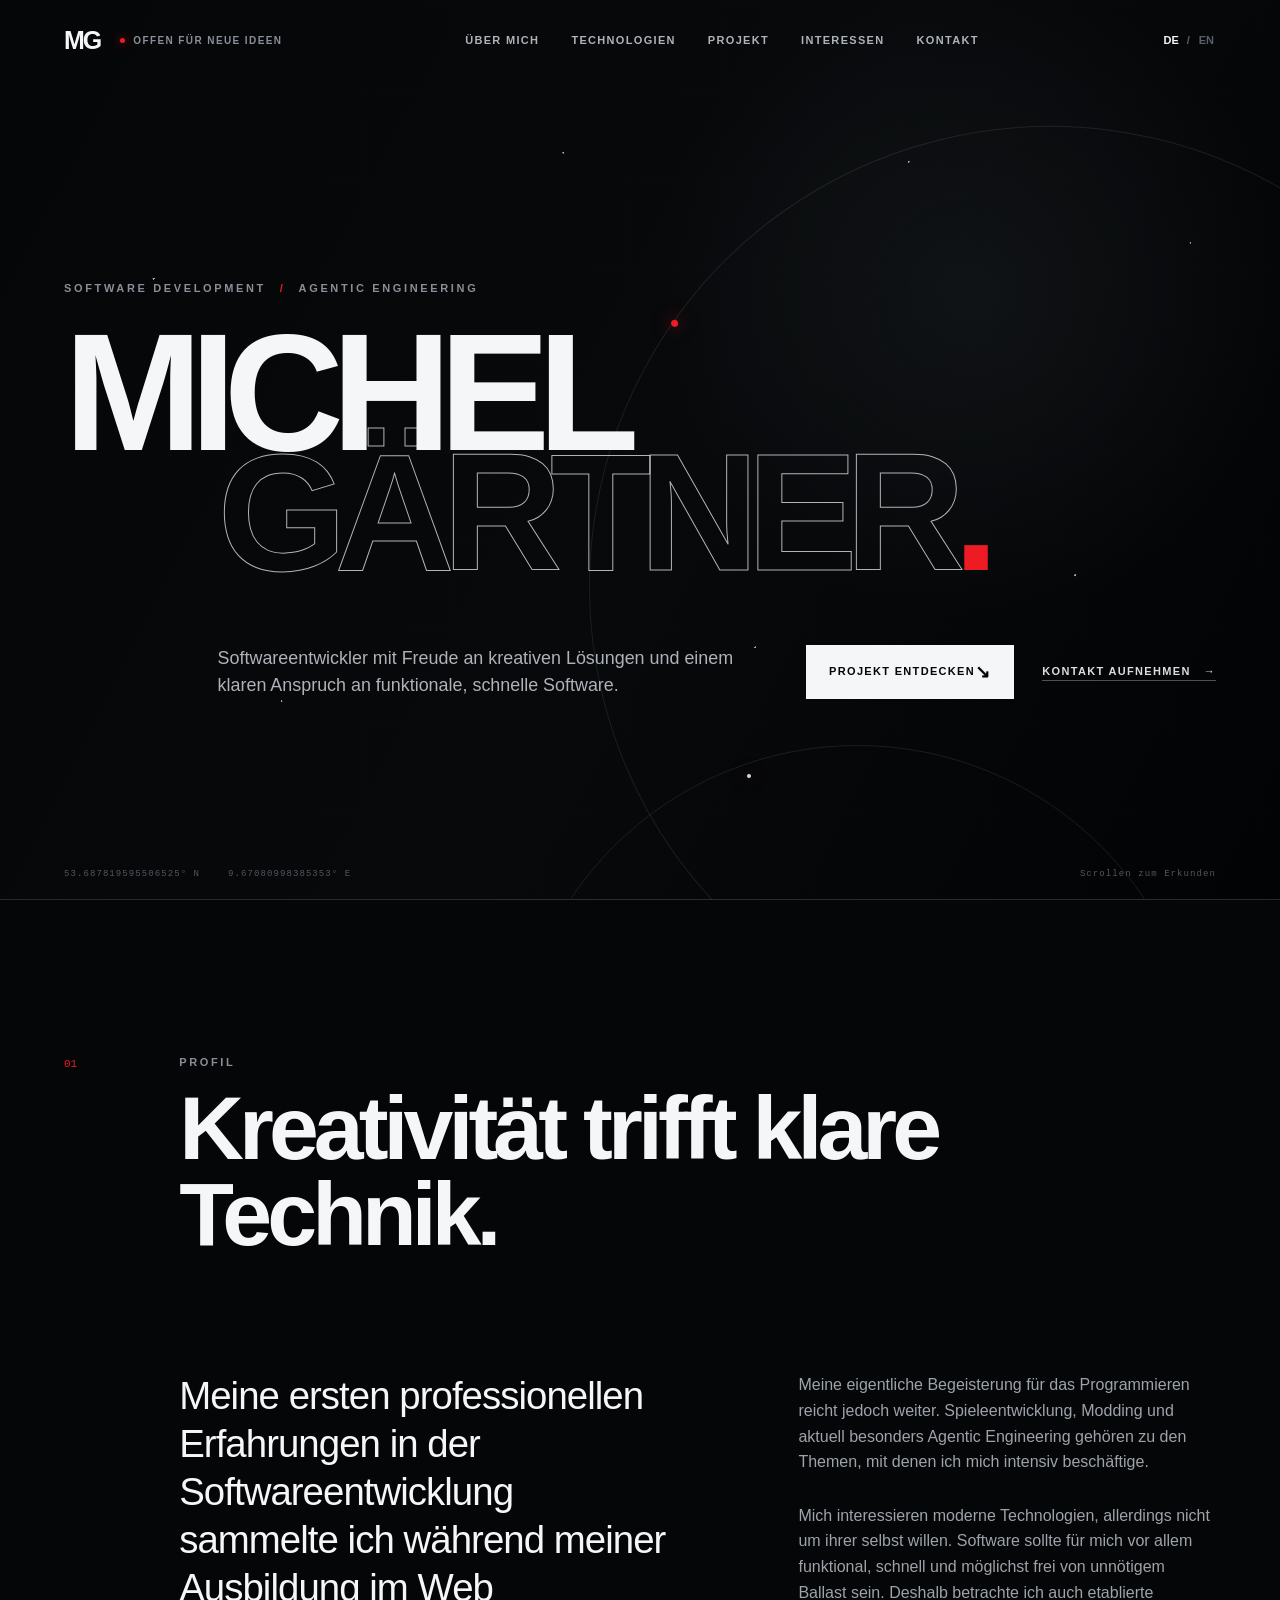
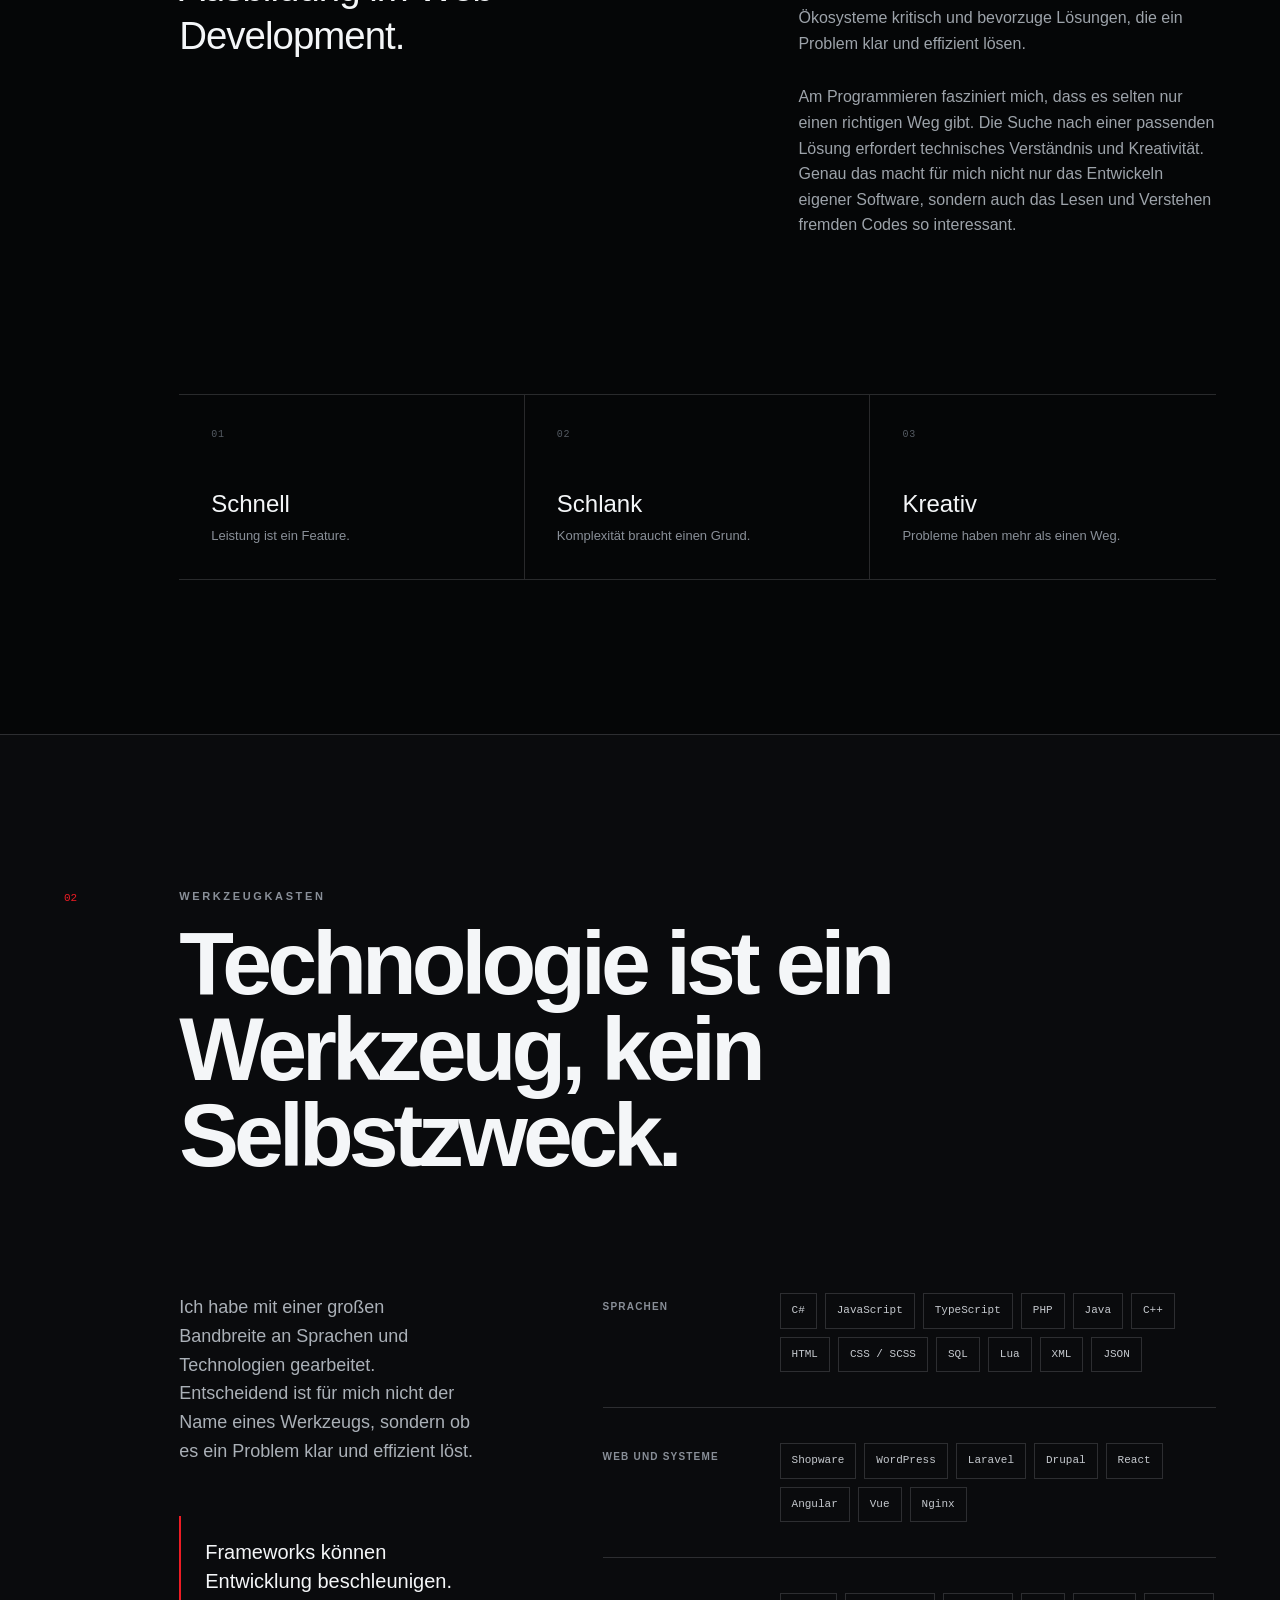
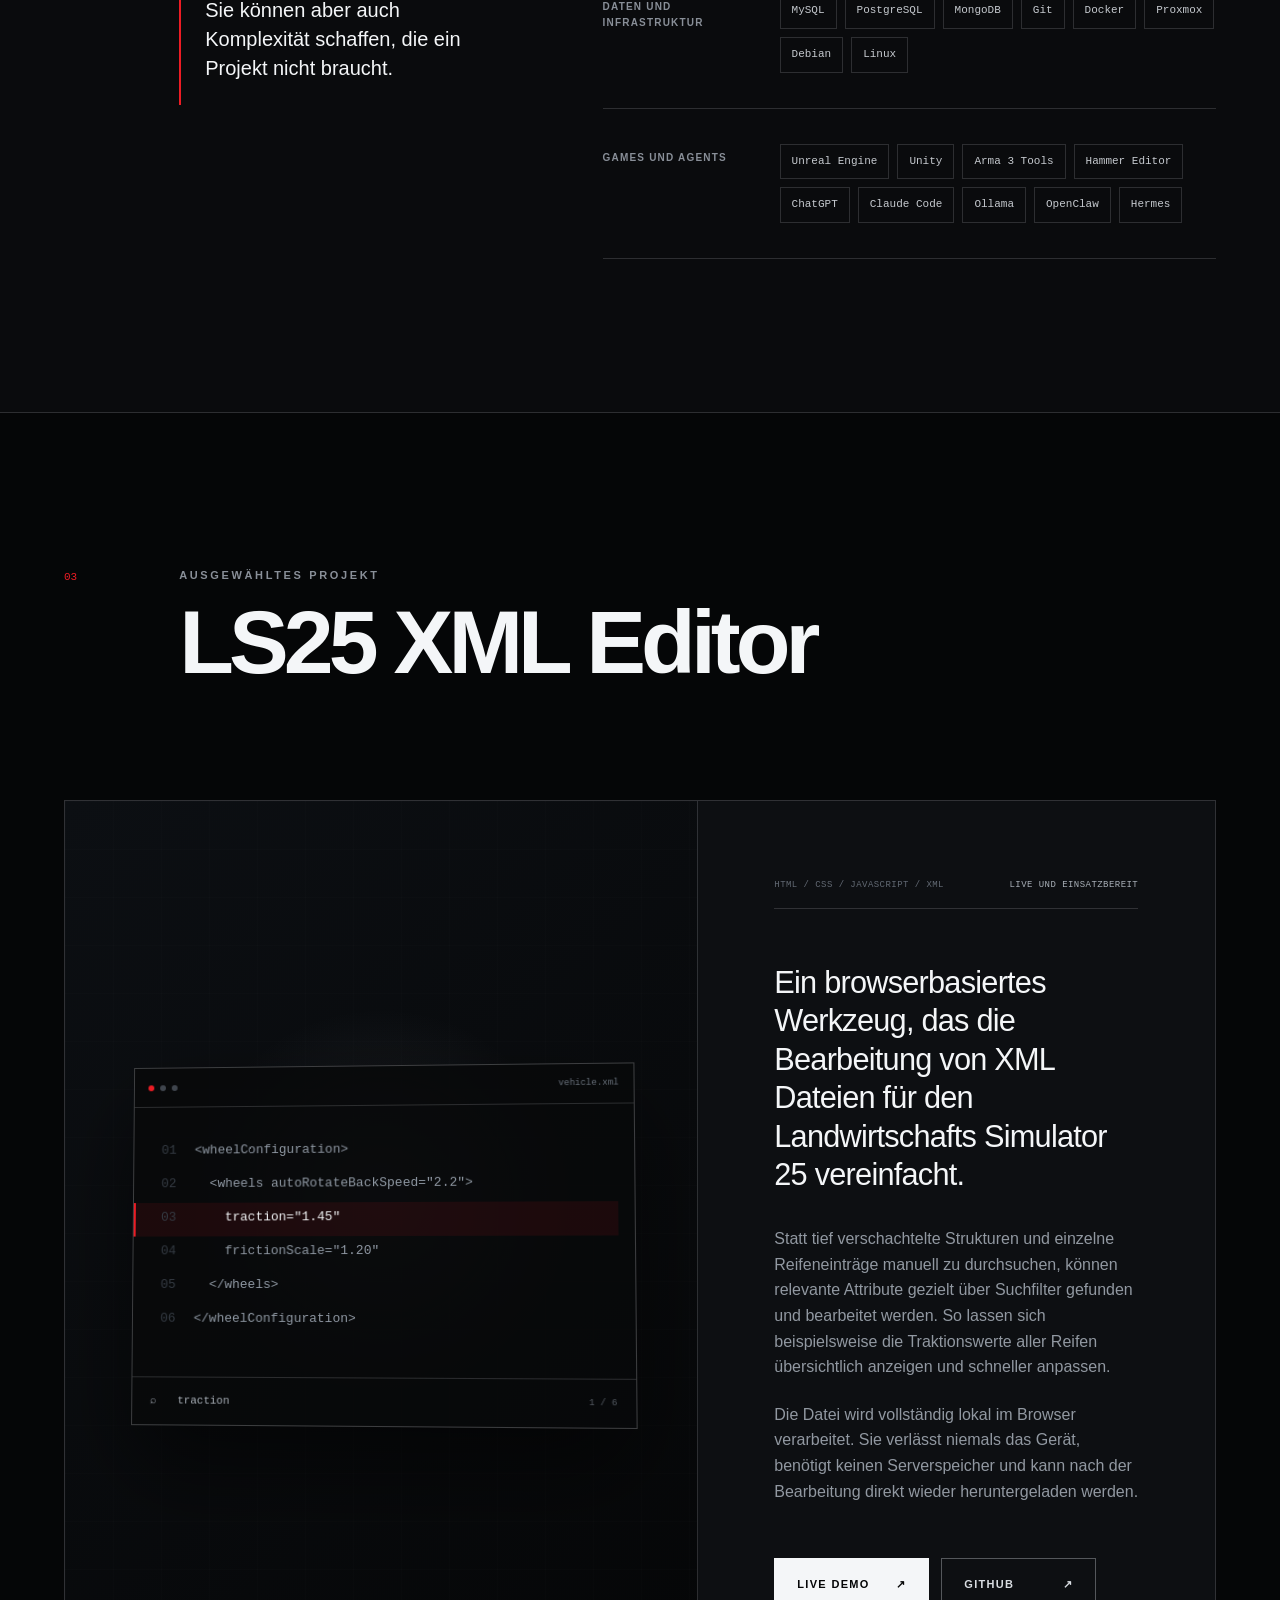
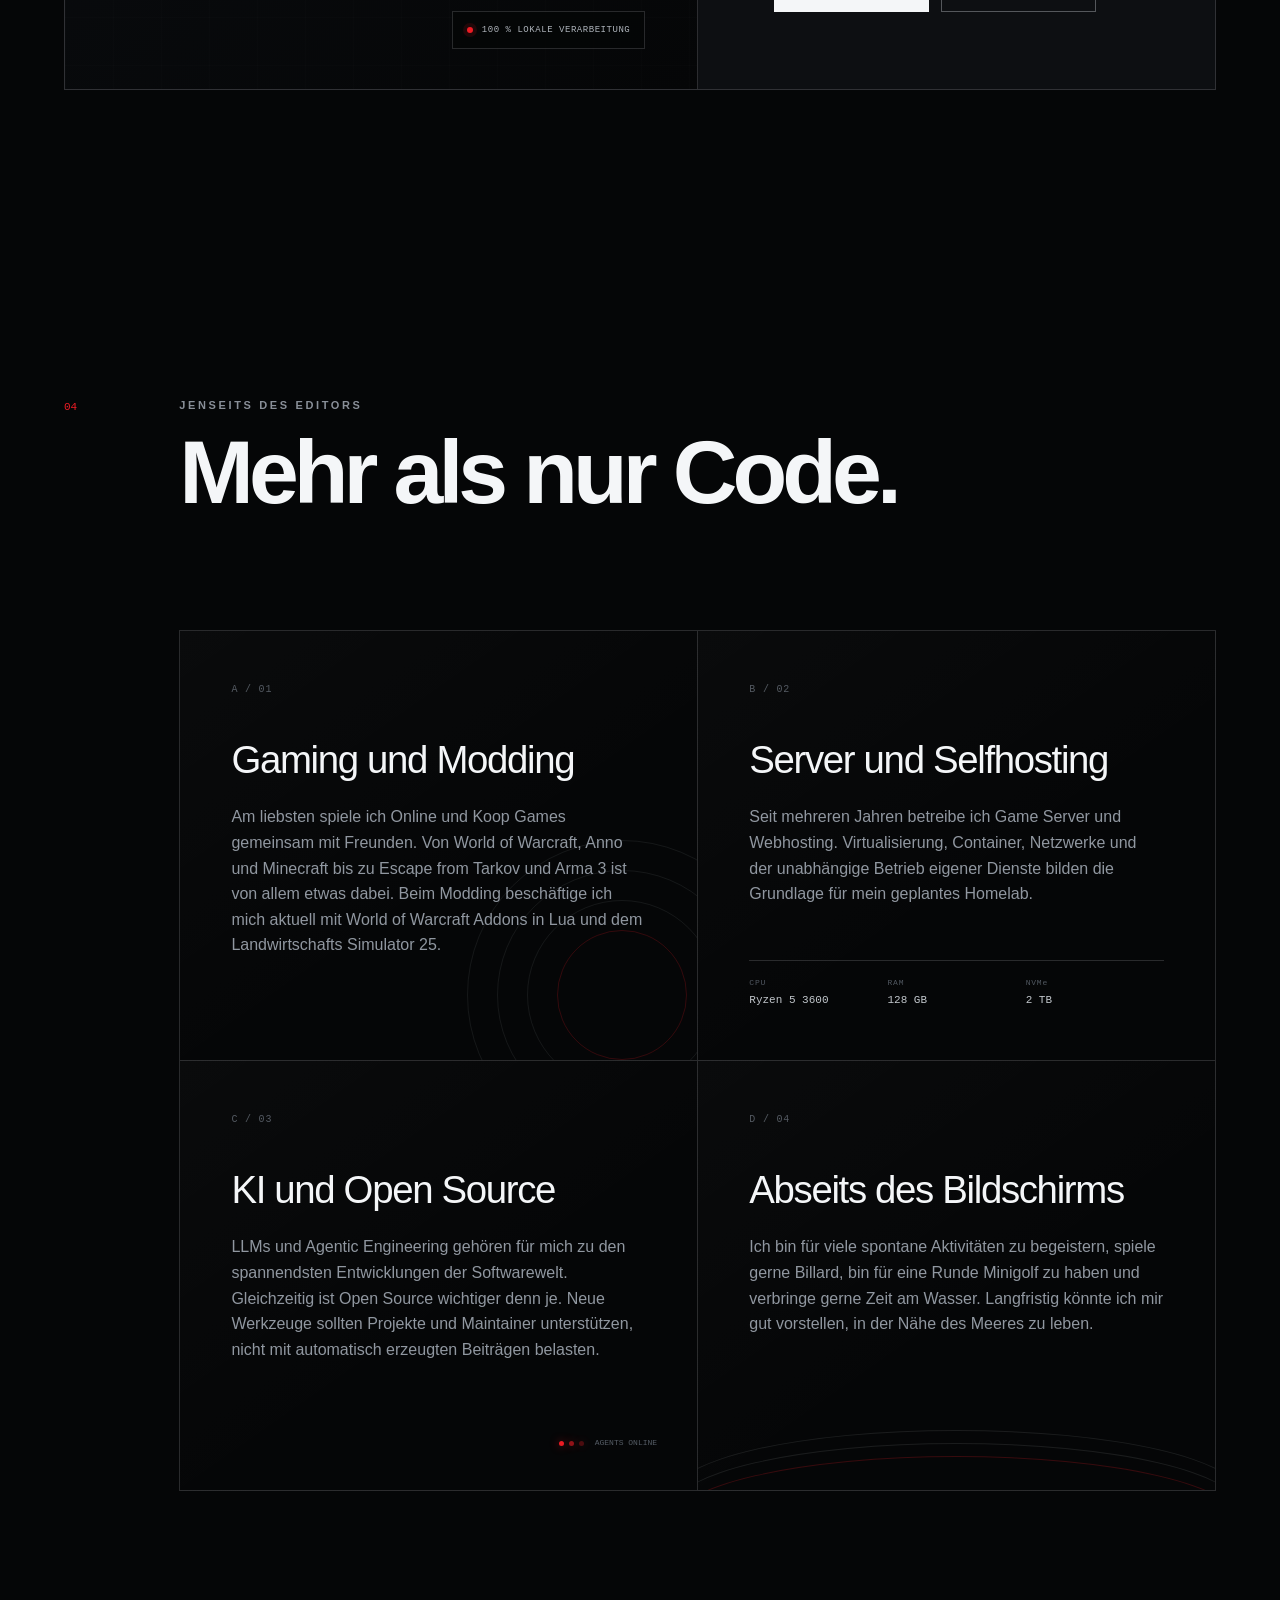
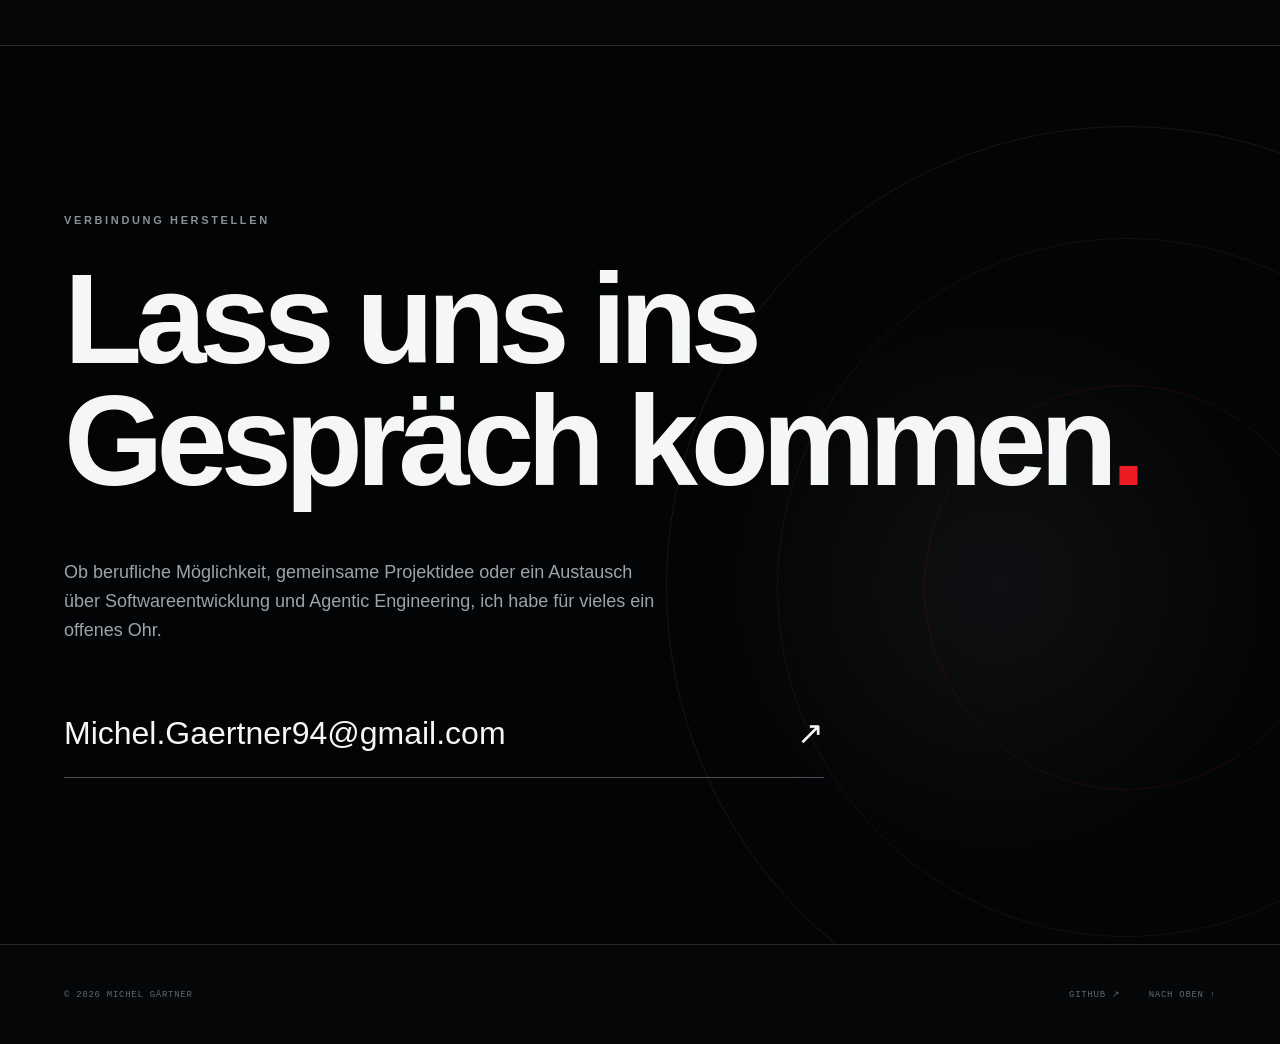
<file: index.html>
<!doctype html>
<html lang="de">
  <head>
    <meta charset="UTF-8">
    <meta name="viewport" content="width=device-width, initial-scale=1.0">
    <meta
      name="description"
      content="Portfolio von Michel Gärtner, Softwareentwickler mit Fokus auf effiziente Software, Modding und Agentic Engineering."
    >
    <meta name="theme-color" content="#050607">
    <link rel="canonical" href="https://xn--michel-grtner-ifb.de/">
    <meta property="og:type" content="website">
    <meta property="og:title" content="Michel Gärtner | Softwareentwickler">
    <meta property="og:url" content="https://xn--michel-grtner-ifb.de/">
    <meta
      property="og:description"
      content="Softwareentwicklung, Agentic Engineering, Modding und Selfhosting."
    >
    <title>Michel Gärtner | Softwareentwickler</title>
    <link rel="stylesheet" href="styles.css">
    <script src="script.js" defer></script>
  </head>
  <body>
    <div class="scroll-progress" aria-hidden="true"></div>
    <a class="skip-link" href="#main-content" data-i18n="skipLink">Zum Inhalt springen</a>

    <header class="site-header">
      <a class="brand" href="#top" aria-label="Michel Gärtner, Startseite">
        <span class="brand-mark">MG</span>
        <span class="brand-status">
          <span class="status-dot" aria-hidden="true"></span>
          <span data-i18n="available">Offen für neue Ideen</span>
        </span>
      </a>

      <nav class="desktop-nav" aria-label="Hauptnavigation">
        <a href="#about" data-i18n="navAbout">Über mich</a>
        <a href="#stack" data-i18n="navStack">Technologien</a>
        <a href="#project" data-i18n="navProjects">Projekt</a>
        <a href="#interests" data-i18n="navInterests">Interessen</a>
        <a href="#contact" data-i18n="navContact">Kontakt</a>
      </nav>

      <div class="header-actions">
        <div class="language-switch" role="group" aria-label="Sprache auswählen">
          <button class="language-option is-active" type="button" data-language="de" aria-pressed="true">DE</button>
          <span aria-hidden="true">/</span>
          <button class="language-option" type="button" data-language="en" aria-pressed="false">EN</button>
        </div>
        <button class="menu-button" type="button" aria-expanded="false" aria-controls="mobile-nav">
          <span></span>
          <span></span>
          <span></span>
          <span class="sr-only" data-i18n="menuLabel">Menü öffnen</span>
        </button>
      </div>

      <nav class="mobile-nav" id="mobile-nav" aria-label="Mobile Navigation">
        <a href="#about" data-i18n="navAbout">Über mich</a>
        <a href="#stack" data-i18n="navStack">Technologien</a>
        <a href="#project" data-i18n="navProjects">Projekt</a>
        <a href="#interests" data-i18n="navInterests">Interessen</a>
        <a href="#contact" data-i18n="navContact">Kontakt</a>
      </nav>
    </header>

    <main id="main-content">
      <section class="hero" id="top">
        <div class="starfield" aria-hidden="true"></div>
        <div class="orbit orbit-one" aria-hidden="true"></div>
        <div class="orbit orbit-two" aria-hidden="true"></div>

        <div class="hero-content">
          <p class="eyebrow reveal">Software Development <span>/</span> Agentic Engineering</p>
          <h1 class="hero-title reveal">
            <span>Michel</span>
            <span>Gärtner<span class="accent-dot">.</span></span>
          </h1>
          <div class="hero-bottom reveal">
            <p class="hero-intro" data-i18n="heroIntro">
              Softwareentwickler mit Freude an kreativen Lösungen und einem klaren Anspruch an funktionale, schnelle Software.
            </p>
            <div class="hero-cta">
              <a class="button button-primary" href="#project">
                <span data-i18n="exploreWork">Projekt entdecken</span>
                <span class="button-arrow" aria-hidden="true">↘</span>
              </a>
              <a class="text-link" href="#contact">
                <span data-i18n="startConversation">Kontakt aufnehmen</span>
                <span aria-hidden="true">→</span>
              </a>
            </div>
          </div>
        </div>

        <div class="hero-meta" aria-hidden="true">
          <span>53.687819595506525° N</span>
          <span>9.67080998385353° E</span>
          <span class="scroll-hint" data-i18n="scroll">Scrollen zum Erkunden</span>
        </div>
      </section>

      <section class="section about-section" id="about">
        <div class="section-heading reveal">
          <p class="section-index">01</p>
          <div>
            <p class="section-kicker" data-i18n="aboutKicker">Profil</p>
            <h2 data-i18n="aboutTitle">Kreativität trifft klare Technik.</h2>
          </div>
        </div>

        <div class="about-grid">
          <div class="about-lead reveal">
            <p data-i18n="aboutLead">
              Meine ersten professionellen Erfahrungen in der Softwareentwicklung sammelte ich während meiner Ausbildung im Web Development.
            </p>
          </div>
          <div class="about-copy reveal">
            <p data-i18n="aboutP1">
              Meine eigentliche Begeisterung für das Programmieren reicht jedoch weiter. Spieleentwicklung, Modding und aktuell besonders Agentic Engineering gehören zu den Themen, mit denen ich mich intensiv beschäftige.
            </p>
            <p data-i18n="aboutP2">
              Mich interessieren moderne Technologien, allerdings nicht um ihrer selbst willen. Software sollte für mich vor allem funktional, schnell und möglichst frei von unnötigem Ballast sein. Deshalb betrachte ich auch etablierte Ökosysteme kritisch und bevorzuge Lösungen, die ein Problem klar und effizient lösen.
            </p>
            <p data-i18n="aboutP3">
              Am Programmieren fasziniert mich, dass es selten nur einen richtigen Weg gibt. Die Suche nach einer passenden Lösung erfordert technisches Verständnis und Kreativität. Genau das macht für mich nicht nur das Entwickeln eigener Software, sondern auch das Lesen und Verstehen fremden Codes so interessant.
            </p>
          </div>
        </div>

        <div class="principles reveal">
          <div>
            <span class="principle-number">01</span>
            <strong data-i18n="principleFast">Schnell</strong>
            <p data-i18n="principleFastText">Leistung ist ein Feature.</p>
          </div>
          <div>
            <span class="principle-number">02</span>
            <strong data-i18n="principleLean">Schlank</strong>
            <p data-i18n="principleLeanText">Komplexität braucht einen Grund.</p>
          </div>
          <div>
            <span class="principle-number">03</span>
            <strong data-i18n="principleCreative">Kreativ</strong>
            <p data-i18n="principleCreativeText">Probleme haben mehr als einen Weg.</p>
          </div>
        </div>
      </section>

      <section class="section stack-section" id="stack">
        <div class="section-heading reveal">
          <p class="section-index">02</p>
          <div>
            <p class="section-kicker" data-i18n="stackKicker">Werkzeugkasten</p>
            <h2 data-i18n="stackTitle">Technologie ist ein Werkzeug, kein Selbstzweck.</h2>
          </div>
        </div>

        <div class="stack-layout">
          <div class="stack-intro reveal">
            <p data-i18n="stackIntro">
              Ich habe mit einer großen Bandbreite an Sprachen und Technologien gearbeitet. Entscheidend ist für mich nicht der Name eines Werkzeugs, sondern ob es ein Problem klar und effizient löst.
            </p>
            <blockquote data-i18n="stackQuote">
              Frameworks können Entwicklung beschleunigen. Sie können aber auch Komplexität schaffen, die ein Projekt nicht braucht.
            </blockquote>
          </div>

          <div class="stack-groups">
            <article class="stack-group reveal">
              <p class="group-label" data-i18n="languages">Sprachen</p>
              <div class="tag-list">
                <span>C#</span><span>JavaScript</span><span>TypeScript</span><span>PHP</span>
                <span>Java</span><span>C++</span><span>HTML</span><span>CSS / SCSS</span>
                <span>SQL</span><span>Lua</span><span>XML</span><span>JSON</span>
              </div>
            </article>
            <article class="stack-group reveal">
              <p class="group-label" data-i18n="webSystems">Web und Systeme</p>
              <div class="tag-list">
                <span>Shopware</span><span>WordPress</span><span>Laravel</span><span>Drupal</span>
                <span>React</span><span>Angular</span><span>Vue</span><span>Nginx</span>
              </div>
            </article>
            <article class="stack-group reveal">
              <p class="group-label" data-i18n="dataInfra">Daten und Infrastruktur</p>
              <div class="tag-list">
                <span>MySQL</span><span>PostgreSQL</span><span>MongoDB</span><span>Git</span>
                <span>Docker</span><span>Proxmox</span><span>Debian</span><span>Linux</span>
              </div>
            </article>
            <article class="stack-group reveal">
              <p class="group-label" data-i18n="gamesAgents">Games und Agents</p>
              <div class="tag-list">
                <span>Unreal Engine</span><span>Unity</span><span>Arma 3 Tools</span><span>Hammer Editor</span>
                <span>ChatGPT</span><span>Claude Code</span><span>Ollama</span><span>OpenClaw</span><span>Hermes</span>
              </div>
            </article>
          </div>
        </div>
      </section>

      <section class="section project-section" id="project">
        <div class="section-heading reveal">
          <p class="section-index">03</p>
          <div>
            <p class="section-kicker" data-i18n="projectKicker">Ausgewähltes Projekt</p>
            <h2>LS25 XML Editor</h2>
          </div>
        </div>

        <article class="project-card reveal">
          <div class="project-visual" aria-hidden="true">
            <div class="editor-window">
              <div class="window-bar">
                <span></span><span></span><span></span>
                <small>vehicle.xml</small>
              </div>
              <div class="editor-body">
                <div class="code-line"><i>01</i><span>&lt;wheelConfiguration&gt;</span></div>
                <div class="code-line"><i>02</i><span>&nbsp;&nbsp;&lt;wheels autoRotateBackSpeed="2.2"&gt;</span></div>
                <div class="code-line code-focus"><i>03</i><span>&nbsp;&nbsp;&nbsp;&nbsp;traction="1.45"</span></div>
                <div class="code-line"><i>04</i><span>&nbsp;&nbsp;&nbsp;&nbsp;frictionScale="1.20"</span></div>
                <div class="code-line"><i>05</i><span>&nbsp;&nbsp;&lt;/wheels&gt;</span></div>
                <div class="code-line"><i>06</i><span>&lt;/wheelConfiguration&gt;</span></div>
              </div>
              <div class="editor-search">
                <span>⌕</span>
                <span>traction</span>
                <small>1 / 6</small>
              </div>
            </div>
            <div class="local-badge">
              <span class="pulse" aria-hidden="true"></span>
              <span data-i18n="localProcessing">100 % lokale Verarbeitung</span>
            </div>
          </div>

          <div class="project-content">
            <div class="project-topline">
              <span>HTML / CSS / JavaScript / XML</span>
              <span data-i18n="projectStatus">Live und einsatzbereit</span>
            </div>
            <p class="project-lead" data-i18n="projectLead">
              Ein browserbasiertes Werkzeug, das die Bearbeitung von XML Dateien für den Landwirtschafts Simulator 25 vereinfacht.
            </p>
            <p data-i18n="projectBody">
              Statt tief verschachtelte Strukturen und einzelne Reifeneinträge manuell zu durchsuchen, können relevante Attribute gezielt über Suchfilter gefunden und bearbeitet werden. So lassen sich beispielsweise die Traktionswerte aller Reifen übersichtlich anzeigen und schneller anpassen.
            </p>
            <p data-i18n="projectPrivacy">
              Die Datei wird vollständig lokal im Browser verarbeitet. Sie verlässt niemals das Gerät, benötigt keinen Serverspeicher und kann nach der Bearbeitung direkt wieder heruntergeladen werden.
            </p>
            <div class="project-links">
              <a class="button button-primary" href="https://titansyntax.github.io/LS25-XML-Editor/" target="_blank" rel="noreferrer">
                <span data-i18n="liveDemo">Live Demo</span>
                <span aria-hidden="true">↗</span>
              </a>
              <a class="button button-secondary" href="https://github.com/TitanSyntax/LS25-XML-Editor" target="_blank" rel="noreferrer">
                <span>GitHub</span>
                <span aria-hidden="true">↗</span>
              </a>
            </div>
          </div>
        </article>
      </section>

      <section class="section interests-section" id="interests">
        <div class="section-heading reveal">
          <p class="section-index">04</p>
          <div>
            <p class="section-kicker" data-i18n="interestsKicker">Jenseits des Editors</p>
            <h2 data-i18n="interestsTitle">Mehr als nur Code.</h2>
          </div>
        </div>

        <div class="interest-grid">
          <article class="interest-card interest-card-large reveal">
            <span class="interest-id">A / 01</span>
            <h3 data-i18n="gamingTitle">Gaming und Modding</h3>
            <p data-i18n="gamingText">
              Am liebsten spiele ich Online und Koop Games gemeinsam mit Freunden. Von World of Warcraft, Anno und Minecraft bis zu Escape from Tarkov und Arma 3 ist von allem etwas dabei. Beim Modding beschäftige ich mich aktuell mit World of Warcraft Addons in Lua und dem Landwirtschafts Simulator 25.
            </p>
            <div class="signal-lines" aria-hidden="true"><span></span><span></span><span></span><span></span></div>
          </article>

          <article class="interest-card reveal">
            <span class="interest-id">B / 02</span>
            <h3 data-i18n="serversTitle">Server und Selfhosting</h3>
            <p data-i18n="serversText">
              Seit mehreren Jahren betreibe ich Game Server und Webhosting. Virtualisierung, Container, Netzwerke und der unabhängige Betrieb eigener Dienste bilden die Grundlage für mein geplantes Homelab.
            </p>
            <dl class="hardware-spec">
              <div><dt>CPU</dt><dd>Ryzen 5 3600</dd></div>
              <div><dt>RAM</dt><dd>128 GB</dd></div>
              <div><dt>NVMe</dt><dd>2 TB</dd></div>
            </dl>
          </article>

          <article class="interest-card reveal">
            <span class="interest-id">C / 03</span>
            <h3 data-i18n="aiTitle">KI und Open Source</h3>
            <p data-i18n="aiText">
              LLMs und Agentic Engineering gehören für mich zu den spannendsten Entwicklungen der Softwarewelt. Gleichzeitig ist Open Source wichtiger denn je. Neue Werkzeuge sollten Projekte und Maintainer unterstützen, nicht mit automatisch erzeugten Beiträgen belasten.
            </p>
            <div class="agent-status" aria-hidden="true">
              <span></span><span></span><span></span>
              <small>AGENTS ONLINE</small>
            </div>
          </article>

          <article class="interest-card interest-card-wide reveal">
            <span class="interest-id">D / 04</span>
            <h3 data-i18n="outsideTitle">Abseits des Bildschirms</h3>
            <p data-i18n="outsideText">
              Ich bin für viele spontane Aktivitäten zu begeistern, spiele gerne Billard, bin für eine Runde Minigolf zu haben und verbringe gerne Zeit am Wasser. Langfristig könnte ich mir gut vorstellen, in der Nähe des Meeres zu leben.
            </p>
            <div class="horizon" aria-hidden="true"><span></span></div>
          </article>
        </div>
      </section>

      <section class="contact-section" id="contact">
        <div class="contact-orbit" aria-hidden="true"></div>
        <div class="contact-content reveal">
          <p class="section-kicker" data-i18n="contactKicker">Verbindung herstellen</p>
          <h2 data-i18n="contactTitle">Lass uns ins<br>Gespräch kommen<span class="accent-dot">.</span></h2>
          <p data-i18n="contactText">
            Ob berufliche Möglichkeit, gemeinsame Projektidee oder ein Austausch über Softwareentwicklung und Agentic Engineering, ich habe für vieles ein offenes Ohr.
          </p>
          <a class="email-link" href="mailto:Michel.Gaertner94@gmail.com">
            <span>Michel.Gaertner94@gmail.com</span>
            <span aria-hidden="true">↗</span>
          </a>
        </div>
      </section>
    </main>

    <footer class="site-footer">
      <p>© <span id="current-year"></span> Michel Gärtner</p>
      <div>
        <a href="https://github.com/TitanSyntax" target="_blank" rel="noreferrer">GitHub ↗</a>
        <a href="#top" data-i18n="backToTop">Nach oben ↑</a>
      </div>
    </footer>
  </body>
</html>
</file>
<file: styles.css>
:root {
  --black: #050607;
  --black-soft: #0a0b0d;
  --panel: #0d0f12;
  --silver: #d9dde2;
  --silver-bright: #f4f6f8;
  --muted: #898f98;
  --line: rgba(217, 221, 226, 0.17);
  --line-strong: rgba(217, 221, 226, 0.35);
  --red: #ed1c24;
  --header-height: 82px;
  --content-width: 1380px;
  --side-padding: clamp(24px, 5vw, 80px);
}

* {
  box-sizing: border-box;
}

html {
  scroll-behavior: smooth;
  scroll-padding-top: var(--header-height);
}

body {
  margin: 0;
  background: var(--black);
  color: var(--silver);
  font-family: "Arial Narrow", "Roboto Condensed", "Helvetica Neue", Arial, sans-serif;
  font-size: 16px;
  line-height: 1.6;
  overflow-x: hidden;
}

body.menu-open {
  overflow: hidden;
}

::selection {
  background: var(--red);
  color: white;
}

a,
button {
  color: inherit;
}

a {
  text-decoration: none;
}

button {
  font: inherit;
}

.sr-only {
  position: absolute;
  width: 1px;
  height: 1px;
  padding: 0;
  margin: -1px;
  overflow: hidden;
  clip: rect(0, 0, 0, 0);
  white-space: nowrap;
  border: 0;
}

.skip-link {
  position: fixed;
  z-index: 200;
  top: 10px;
  left: 10px;
  padding: 10px 16px;
  background: var(--silver-bright);
  color: var(--black);
  transform: translateY(-150%);
  transition: transform 180ms ease;
}

.skip-link:focus {
  transform: translateY(0);
}

.scroll-progress {
  position: fixed;
  z-index: 150;
  top: 0;
  left: 0;
  width: 0;
  height: 2px;
  background: var(--red);
}

.site-header {
  position: fixed;
  z-index: 100;
  top: 0;
  left: 0;
  display: flex;
  align-items: center;
  justify-content: space-between;
  width: 100%;
  height: var(--header-height);
  padding: 0 var(--side-padding);
  border-bottom: 1px solid transparent;
  transition: background 250ms ease, border-color 250ms ease, backdrop-filter 250ms ease;
}

.site-header.is-scrolled {
  background: rgba(5, 6, 7, 0.82);
  border-color: var(--line);
  backdrop-filter: blur(16px);
}

.brand {
  position: relative;
  z-index: 3;
  display: flex;
  align-items: center;
  gap: 20px;
}

.brand-mark {
  font-size: 25px;
  font-weight: 800;
  line-height: 1;
  letter-spacing: -0.08em;
  color: var(--silver-bright);
}

.brand-status {
  display: flex;
  align-items: center;
  gap: 8px;
  color: var(--muted);
  font-size: 10px;
  font-weight: 700;
  letter-spacing: 0.14em;
  text-transform: uppercase;
}

.status-dot {
  width: 5px;
  height: 5px;
  border-radius: 50%;
  background: var(--red);
  box-shadow: 0 0 10px rgba(237, 28, 36, 0.8);
}

.desktop-nav {
  display: flex;
  align-items: center;
  gap: clamp(18px, 2.5vw, 42px);
}

.desktop-nav a,
.mobile-nav a {
  position: relative;
  color: #aeb3b9;
  font-size: 11px;
  font-weight: 700;
  letter-spacing: 0.12em;
  text-transform: uppercase;
  transition: color 180ms ease;
}

.desktop-nav a::after {
  content: "";
  position: absolute;
  right: 0;
  bottom: -7px;
  left: 0;
  height: 1px;
  background: var(--red);
  transform: scaleX(0);
  transform-origin: right;
  transition: transform 200ms ease;
}

.desktop-nav a:hover,
.desktop-nav a:focus-visible,
.desktop-nav a.is-active {
  color: var(--silver-bright);
}

.desktop-nav a:hover::after,
.desktop-nav a:focus-visible::after,
.desktop-nav a.is-active::after {
  transform: scaleX(1);
  transform-origin: left;
}

.header-actions {
  position: relative;
  z-index: 3;
  display: flex;
  align-items: center;
  gap: 24px;
}

.language-switch {
  display: flex;
  align-items: center;
  gap: 6px;
  color: #59606a;
  font-size: 11px;
  font-weight: 800;
  letter-spacing: 0.08em;
}

.language-option {
  padding: 8px 2px;
  border: 0;
  background: none;
  color: #59606a;
  cursor: pointer;
  transition: color 180ms ease;
}

.language-option:hover,
.language-option:focus-visible,
.language-option.is-active {
  color: var(--silver-bright);
}

.menu-button {
  position: relative;
  z-index: 3;
  display: none;
  width: 42px;
  height: 42px;
  padding: 10px 7px;
  border: 0;
  background: transparent;
  cursor: pointer;
}

.menu-button > span:not(.sr-only) {
  position: absolute;
  left: 50%;
  display: block;
  width: 28px;
  height: 1px;
  margin: 0;
  background: var(--silver);
  transform: translateX(-50%);
  transform-origin: center;
  transition: top 250ms ease, transform 250ms ease, opacity 200ms ease;
}

.menu-button > span:first-child {
  top: calc(50% - 7px);
}

.menu-button > span:nth-child(2) {
  top: 50%;
}

.menu-button > span:nth-child(3) {
  top: calc(50% + 7px);
}

.menu-button[aria-expanded="true"] > span:first-child {
  top: 50%;
  transform: translateX(-50%) rotate(45deg);
}

.menu-button[aria-expanded="true"] > span:nth-child(2) {
  opacity: 0;
}

.menu-button[aria-expanded="true"] > span:nth-child(3) {
  top: 50%;
  transform: translateX(-50%) rotate(-45deg);
}

.mobile-nav {
  position: fixed;
  z-index: 2;
  inset: 0;
  display: none;
  flex-direction: column;
  justify-content: center;
  gap: 8px;
  width: 100%;
  height: 100dvh;
  min-height: 100svh;
  padding: calc(var(--header-height) + 32px) var(--side-padding) 40px;
  overflow-y: auto;
  background:
    radial-gradient(circle at 80% 22%, rgba(94, 104, 117, 0.14), transparent 28%),
    #050607;
  opacity: 0;
  visibility: hidden;
  pointer-events: none;
  transform: translateY(-12px);
  transition: opacity 220ms ease, transform 220ms ease, visibility 220ms ease;
}

.mobile-nav.is-open {
  opacity: 1;
  visibility: visible;
  pointer-events: auto;
  transform: translateY(0);
}

.mobile-nav a {
  padding: 10px 0;
  color: var(--silver);
  font-size: clamp(28px, 8vw, 48px);
  letter-spacing: -0.03em;
  text-transform: none;
}

.menu-open .site-header {
  border-color: var(--line);
  background: #050607;
  backdrop-filter: none;
}

.hero {
  position: relative;
  display: flex;
  min-height: 100svh;
  padding: calc(var(--header-height) + 50px) var(--side-padding) 52px;
  overflow: hidden;
  border-bottom: 1px solid var(--line);
  background:
    radial-gradient(circle at 76% 33%, rgba(94, 104, 117, 0.12), transparent 28%),
    linear-gradient(117deg, #050607 0%, #07090b 53%, #020304 100%);
}

.hero::before {
  content: "";
  position: absolute;
  inset: 0;
  opacity: 0.08;
  background-image:
    linear-gradient(rgba(255, 255, 255, 0.08) 1px, transparent 1px),
    linear-gradient(90deg, rgba(255, 255, 255, 0.08) 1px, transparent 1px);
  background-size: 90px 90px;
  mask-image: linear-gradient(to right, transparent, black 40%, black);
}

.starfield {
  position: absolute;
  inset: 0;
  opacity: 0.62;
  background-image:
    radial-gradient(circle at 12% 31%, #fff 0 1px, transparent 1.2px),
    radial-gradient(circle at 22% 78%, #fff 0 0.8px, transparent 1px),
    radial-gradient(circle at 44% 17%, #fff 0 0.7px, transparent 1px),
    radial-gradient(circle at 59% 72%, #fff 0 0.8px, transparent 1px),
    radial-gradient(circle at 71% 18%, #fff 0 0.7px, transparent 1px),
    radial-gradient(circle at 84% 64%, #fff 0 1px, transparent 1.2px),
    radial-gradient(circle at 93% 27%, #fff 0 0.7px, transparent 1px);
}

.orbit {
  position: absolute;
  border: 1px solid rgba(217, 221, 226, 0.1);
  border-radius: 50%;
  pointer-events: none;
}

.orbit::after {
  content: "";
  position: absolute;
  width: 7px;
  height: 7px;
  border-radius: 50%;
  background: var(--red);
  box-shadow: 0 0 18px rgba(237, 28, 36, 0.8);
}

.orbit-one {
  top: 14%;
  right: -18vw;
  width: min(72vw, 1000px);
  aspect-ratio: 1;
  transform: rotate(-14deg);
}

.orbit-one::after {
  top: 12%;
  left: 17%;
}

.orbit-two {
  right: 6vw;
  bottom: -42vw;
  width: min(54vw, 760px);
  aspect-ratio: 1;
}

.orbit-two::after {
  top: 4%;
  left: 34%;
  width: 4px;
  height: 4px;
  background: var(--silver);
}

.hero-content {
  position: relative;
  z-index: 2;
  display: flex;
  flex: 1;
  flex-direction: column;
  justify-content: center;
  width: 100%;
  max-width: var(--content-width);
  margin: 0 auto;
}

.eyebrow,
.section-kicker {
  margin: 0;
  color: var(--muted);
  font-size: 11px;
  font-weight: 700;
  letter-spacing: 0.24em;
  text-transform: uppercase;
}

.eyebrow span {
  margin: 0 8px;
  color: var(--red);
}

.hero-title {
  margin: clamp(20px, 4vh, 55px) 0;
  color: var(--silver-bright);
  font-size: clamp(76px, 13vw, 202px);
  font-weight: 700;
  line-height: 0.72;
  letter-spacing: -0.075em;
  text-transform: uppercase;
}

.hero-title > span {
  display: block;
}

.hero-title > span:nth-child(2) {
  margin-left: clamp(20px, 12vw, 190px);
  color: transparent;
  -webkit-text-stroke: 1px rgba(244, 246, 248, 0.72);
}

.accent-dot {
  color: var(--red);
  -webkit-text-stroke: 0;
}

.hero-bottom {
  display: flex;
  align-items: flex-end;
  justify-content: space-between;
  gap: 48px;
  margin-top: clamp(10px, 4vh, 45px);
  padding-left: clamp(20px, 12vw, 190px);
}

.hero-intro {
  max-width: 610px;
  margin: 0;
  color: #aeb3b9;
  font-size: clamp(17px, 1.4vw, 22px);
  line-height: 1.5;
}

.hero-cta {
  display: flex;
  flex-shrink: 0;
  align-items: center;
  gap: 28px;
}

.button {
  display: inline-flex;
  align-items: center;
  justify-content: space-between;
  min-height: 54px;
  padding: 0 22px;
  border: 1px solid var(--line-strong);
  font-size: 11px;
  font-weight: 800;
  letter-spacing: 0.12em;
  text-transform: uppercase;
  transition: border-color 180ms ease, background 180ms ease, color 180ms ease, transform 180ms ease;
}

.button:hover,
.button:focus-visible {
  transform: translateY(-2px);
}

.button-primary {
  min-width: 205px;
  border-color: var(--silver-bright);
  background: var(--silver-bright);
  color: var(--black);
}

.button-primary:hover,
.button-primary:focus-visible {
  border-color: var(--red);
  background: var(--red);
  color: white;
}

.button-secondary:hover,
.button-secondary:focus-visible {
  border-color: var(--silver-bright);
  background: rgba(255, 255, 255, 0.05);
}

.button-arrow {
  font-size: 18px;
}

.text-link {
  display: inline-flex;
  align-items: center;
  gap: 13px;
  border-bottom: 1px solid var(--line-strong);
  color: var(--silver);
  font-size: 11px;
  font-weight: 800;
  letter-spacing: 0.12em;
  text-transform: uppercase;
  transition: color 180ms ease, border-color 180ms ease;
}

.text-link:hover,
.text-link:focus-visible {
  border-color: var(--red);
  color: white;
}

.hero-meta {
  position: absolute;
  z-index: 3;
  right: var(--side-padding);
  bottom: 18px;
  left: var(--side-padding);
  display: flex;
  gap: 28px;
  color: #515760;
  font-family: Consolas, monospace;
  font-size: 9px;
  letter-spacing: 0.12em;
}

.scroll-hint {
  margin-left: auto;
}

.section {
  width: 100%;
  max-width: calc(var(--content-width) + var(--side-padding) * 2);
  margin: 0 auto;
  padding: clamp(100px, 12vw, 190px) var(--side-padding);
}

.section-heading {
  display: grid;
  grid-template-columns: clamp(50px, 9vw, 135px) minmax(0, 1fr);
  margin-bottom: clamp(70px, 9vw, 130px);
}

.section-index {
  margin: 2px 0 0;
  color: var(--red);
  font-family: Consolas, monospace;
  font-size: 11px;
}

.section h2,
.contact-section h2 {
  max-width: 1020px;
  margin: 14px 0 0;
  color: var(--silver-bright);
  font-size: clamp(42px, 7vw, 102px);
  font-weight: 600;
  line-height: 0.96;
  letter-spacing: -0.055em;
}

.about-grid {
  display: grid;
  grid-template-columns: minmax(0, 1fr) minmax(300px, 0.85fr);
  gap: clamp(50px, 10vw, 160px);
  padding-left: clamp(50px, 9vw, 135px);
}

.about-lead p {
  margin: 0;
  color: var(--silver-bright);
  font-size: clamp(27px, 3vw, 46px);
  line-height: 1.25;
  letter-spacing: -0.025em;
}

.about-copy {
  color: #9da3aa;
  font-size: 16px;
}

.about-copy p {
  margin: 0 0 28px;
}

.principles {
  display: grid;
  grid-template-columns: repeat(3, 1fr);
  margin-top: clamp(80px, 10vw, 150px);
  margin-left: clamp(50px, 9vw, 135px);
  border-top: 1px solid var(--line);
  border-bottom: 1px solid var(--line);
}

.principles > div {
  position: relative;
  padding: 32px;
  border-right: 1px solid var(--line);
}

.principles > div:last-child {
  border-right: 0;
}

.principle-number,
.interest-id {
  display: block;
  margin-bottom: 42px;
  color: #545a62;
  font-family: Consolas, monospace;
  font-size: 10px;
  letter-spacing: 0.08em;
}

.principles strong {
  display: block;
  color: var(--silver-bright);
  font-size: 24px;
  font-weight: 500;
}

.principles p {
  margin: 3px 0 0;
  color: var(--muted);
  font-size: 13px;
}

.stack-section {
  max-width: none;
  border-top: 1px solid var(--line);
  border-bottom: 1px solid var(--line);
  background: var(--black-soft);
}

.stack-section > * {
  max-width: var(--content-width);
  margin-right: auto;
  margin-left: auto;
}

.stack-layout {
  display: grid;
  grid-template-columns: minmax(260px, 0.65fr) minmax(400px, 1.35fr);
  gap: clamp(60px, 10vw, 160px);
  padding-left: clamp(50px, 9vw, 135px);
}

.stack-intro > p {
  margin: 0;
  color: #aab0b7;
  font-size: 18px;
}

.stack-intro blockquote {
  margin: 50px 0 0;
  padding: 22px 0 22px 24px;
  border-left: 2px solid var(--red);
  color: var(--silver-bright);
  font-size: 20px;
  line-height: 1.45;
}

.stack-group {
  display: grid;
  grid-template-columns: 155px minmax(0, 1fr);
  gap: 22px;
  padding: 0 0 35px;
  margin: 0 0 35px;
  border-bottom: 1px solid var(--line);
}

.stack-group:last-child {
  margin-bottom: 0;
}

.group-label {
  margin: 6px 0 0;
  color: var(--muted);
  font-size: 10px;
  font-weight: 700;
  letter-spacing: 0.12em;
  text-transform: uppercase;
}

.tag-list {
  display: flex;
  flex-wrap: wrap;
  gap: 8px;
}

.tag-list span {
  padding: 8px 11px;
  border: 1px solid var(--line);
  color: #c5c9ce;
  font-family: Consolas, monospace;
  font-size: 11px;
  transition: border-color 180ms ease, color 180ms ease, background 180ms ease;
}

.tag-list span:hover {
  border-color: var(--line-strong);
  background: rgba(255, 255, 255, 0.035);
  color: white;
}

.project-card {
  display: grid;
  grid-template-columns: minmax(0, 1.1fr) minmax(380px, 0.9fr);
  border: 1px solid var(--line);
  background: var(--panel);
}

.project-visual {
  position: relative;
  display: grid;
  min-height: 650px;
  place-items: center;
  padding: clamp(30px, 5vw, 75px);
  overflow: hidden;
  border-right: 1px solid var(--line);
  background:
    radial-gradient(circle at 50% 45%, rgba(143, 151, 164, 0.16), transparent 33%),
    linear-gradient(140deg, #0c0f13, #050607);
}

.project-visual::before {
  content: "";
  position: absolute;
  inset: 0;
  opacity: 0.11;
  background-image:
    linear-gradient(rgba(255, 255, 255, 0.1) 1px, transparent 1px),
    linear-gradient(90deg, rgba(255, 255, 255, 0.1) 1px, transparent 1px);
  background-size: 48px 48px;
}

.editor-window {
  position: relative;
  z-index: 2;
  width: min(100%, 650px);
  border: 1px solid rgba(218, 222, 227, 0.25);
  background: rgba(7, 8, 10, 0.88);
  box-shadow: 0 45px 90px rgba(0, 0, 0, 0.55);
  transform: perspective(1000px) rotateX(2deg) rotateY(-3deg);
}

.window-bar {
  display: flex;
  align-items: center;
  gap: 6px;
  height: 40px;
  padding: 0 14px;
  border-bottom: 1px solid var(--line);
}

.window-bar > span {
  width: 6px;
  height: 6px;
  border-radius: 50%;
  background: #3f454d;
}

.window-bar > span:first-child {
  background: var(--red);
}

.window-bar small {
  margin-left: auto;
  color: #68707a;
  font-family: Consolas, monospace;
  font-size: 9px;
}

.editor-body {
  padding: 34px 28px;
}

.code-line {
  display: grid;
  grid-template-columns: 34px minmax(0, 1fr);
  min-height: 34px;
  color: #8f98a3;
  font-family: Consolas, monospace;
  font-size: clamp(10px, 1.1vw, 13px);
  white-space: nowrap;
}

.code-line i {
  color: #343a42;
  font-style: normal;
}

.code-focus {
  position: relative;
  color: var(--silver-bright);
}

.code-focus::before {
  content: "";
  position: absolute;
  top: -5px;
  right: -12px;
  bottom: 5px;
  left: -28px;
  z-index: -1;
  border-left: 2px solid var(--red);
  background: rgba(237, 28, 36, 0.09);
}

.editor-search {
  display: grid;
  grid-template-columns: 28px 1fr auto;
  align-items: center;
  height: 48px;
  padding: 0 18px;
  border-top: 1px solid var(--line);
  color: #a8afb7;
  font-family: Consolas, monospace;
  font-size: 11px;
}

.editor-search small {
  color: #555c65;
}

.local-badge {
  position: absolute;
  z-index: 3;
  right: clamp(20px, 4vw, 55px);
  bottom: 40px;
  display: flex;
  align-items: center;
  gap: 9px;
  padding: 11px 14px;
  border: 1px solid var(--line);
  background: rgba(5, 6, 7, 0.85);
  color: #aeb4bb;
  font-family: Consolas, monospace;
  font-size: 9px;
  letter-spacing: 0.06em;
  text-transform: uppercase;
}

.pulse {
  width: 6px;
  height: 6px;
  border-radius: 50%;
  background: var(--red);
  box-shadow: 0 0 0 4px rgba(237, 28, 36, 0.12);
}

.project-content {
  display: flex;
  flex-direction: column;
  justify-content: center;
  padding: clamp(40px, 6vw, 90px);
}

.project-topline {
  display: flex;
  justify-content: space-between;
  gap: 20px;
  margin-bottom: 55px;
  padding-bottom: 16px;
  border-bottom: 1px solid var(--line);
  color: #626973;
  font-family: Consolas, monospace;
  font-size: 9px;
  letter-spacing: 0.05em;
  text-transform: uppercase;
}

.project-topline span:last-child {
  color: #a8afb7;
}

.project-lead {
  margin: 0 0 32px;
  color: var(--silver-bright);
  font-size: clamp(24px, 2.4vw, 36px);
  line-height: 1.25;
  letter-spacing: -0.025em;
}

.project-content > p:not(.project-lead) {
  margin: 0 0 22px;
  color: #9198a1;
}

.project-links {
  display: flex;
  flex-wrap: wrap;
  gap: 12px;
  margin-top: 32px;
}

.project-links .button {
  min-width: 155px;
}

.interests-section {
  max-width: calc(var(--content-width) + var(--side-padding) * 2);
}

.interest-grid {
  display: grid;
  grid-template-columns: repeat(2, minmax(0, 1fr));
  margin-left: clamp(50px, 9vw, 135px);
  border-top: 1px solid var(--line);
  border-left: 1px solid var(--line);
}

.interest-card {
  position: relative;
  min-height: 430px;
  padding: clamp(30px, 4vw, 58px);
  overflow: hidden;
  border-right: 1px solid var(--line);
  border-bottom: 1px solid var(--line);
  background: linear-gradient(145deg, rgba(255, 255, 255, 0.018), transparent 60%);
}

.interest-card-large,
.interest-card-wide {
  grid-column: span 1;
}

.interest-card h3 {
  margin: 0 0 24px;
  color: var(--silver-bright);
  font-size: clamp(26px, 3vw, 42px);
  font-weight: 500;
  line-height: 1.05;
  letter-spacing: -0.035em;
}

.interest-card p {
  position: relative;
  z-index: 2;
  max-width: 570px;
  margin: 0;
  color: #9097a0;
}

.signal-lines {
  position: absolute;
  right: -80px;
  bottom: -90px;
  width: 310px;
  height: 310px;
}

.signal-lines span {
  position: absolute;
  inset: calc(var(--i, 0) * 30px);
  border: 1px solid rgba(217, 221, 226, 0.08);
  border-radius: 50%;
}

.signal-lines span:nth-child(1) { --i: 0; }
.signal-lines span:nth-child(2) { --i: 1; }
.signal-lines span:nth-child(3) { --i: 2; }
.signal-lines span:nth-child(4) {
  --i: 3;
  border-color: rgba(237, 28, 36, 0.2);
}

.hardware-spec {
  position: absolute;
  right: clamp(30px, 4vw, 58px);
  bottom: clamp(30px, 4vw, 50px);
  left: clamp(30px, 4vw, 58px);
  display: grid;
  grid-template-columns: repeat(3, 1fr);
  margin: 0;
  border-top: 1px solid var(--line);
}

.hardware-spec div {
  padding: 16px 8px 0 0;
}

.hardware-spec dt {
  color: #515861;
  font-family: Consolas, monospace;
  font-size: 8px;
  letter-spacing: 0.1em;
}

.hardware-spec dd {
  margin: 3px 0 0;
  color: #c2c7cc;
  font-family: Consolas, monospace;
  font-size: 11px;
}

.agent-status {
  position: absolute;
  right: 40px;
  bottom: 40px;
  display: flex;
  align-items: center;
  gap: 5px;
}

.agent-status span {
  width: 5px;
  height: 5px;
  border-radius: 50%;
  background: var(--red);
  box-shadow: 0 0 8px rgba(237, 28, 36, 0.6);
}

.agent-status span:nth-child(2) {
  opacity: 0.6;
}

.agent-status span:nth-child(3) {
  opacity: 0.3;
}

.agent-status small {
  margin-left: 6px;
  color: #555c65;
  font-family: Consolas, monospace;
  font-size: 8px;
}

.horizon {
  position: absolute;
  right: 0;
  bottom: 0;
  left: 0;
  height: 100px;
  overflow: hidden;
}

.horizon::before,
.horizon::after,
.horizon span {
  content: "";
  position: absolute;
  right: -5%;
  bottom: -85px;
  left: -5%;
  height: 130px;
  border: 1px solid rgba(217, 221, 226, 0.1);
  border-radius: 50%;
}

.horizon::after {
  bottom: -98px;
  border-color: rgba(237, 28, 36, 0.22);
}

.horizon span {
  bottom: -70px;
}

.contact-section {
  position: relative;
  min-height: 88svh;
  padding: clamp(120px, 13vw, 200px) var(--side-padding);
  overflow: hidden;
  border-top: 1px solid var(--line);
  background:
    radial-gradient(circle at 78% 60%, rgba(76, 83, 93, 0.15), transparent 25%),
    #030405;
}

.contact-content {
  position: relative;
  z-index: 2;
  max-width: var(--content-width);
  margin: 0 auto;
}

.contact-section h2 {
  max-width: 1100px;
  margin-top: 28px;
  font-size: clamp(62px, 10vw, 150px);
}

.contact-content > p:not(.section-kicker) {
  max-width: 600px;
  margin: 55px 0 45px;
  color: #9da3aa;
  font-size: 18px;
}

.email-link {
  display: flex;
  align-items: center;
  justify-content: space-between;
  width: min(100%, 760px);
  padding: 18px 0;
  border-bottom: 1px solid var(--line-strong);
  color: var(--silver-bright);
  font-size: clamp(17px, 2.5vw, 32px);
  transition: border-color 180ms ease, color 180ms ease;
}

.email-link:hover,
.email-link:focus-visible {
  border-color: var(--red);
  color: white;
}

.contact-orbit {
  position: absolute;
  top: 9%;
  right: -24vw;
  width: min(72vw, 1100px);
  aspect-ratio: 1;
  border: 1px solid rgba(217, 221, 226, 0.08);
  border-radius: 50%;
}

.contact-orbit::before,
.contact-orbit::after {
  content: "";
  position: absolute;
  border: 1px solid rgba(217, 221, 226, 0.06);
  border-radius: 50%;
}

.contact-orbit::before {
  inset: 12%;
}

.contact-orbit::after {
  inset: 28%;
  border-color: rgba(237, 28, 36, 0.13);
}

.site-footer {
  display: flex;
  align-items: center;
  justify-content: space-between;
  min-height: 100px;
  padding: 0 var(--side-padding);
  border-top: 1px solid var(--line);
  color: #626973;
  font-family: Consolas, monospace;
  font-size: 9px;
  letter-spacing: 0.08em;
  text-transform: uppercase;
}

.site-footer div {
  display: flex;
  gap: 28px;
}

.site-footer a {
  transition: color 180ms ease;
}

.site-footer a:hover,
.site-footer a:focus-visible {
  color: var(--silver-bright);
}

.reveal {
  opacity: 0;
  transform: translateY(22px);
  transition: opacity 750ms ease, transform 750ms cubic-bezier(0.22, 1, 0.36, 1);
}

.reveal.is-visible {
  opacity: 1;
  transform: translateY(0);
}

@media (max-width: 1080px) {
  .desktop-nav {
    display: none;
  }

  .menu-button,
  .mobile-nav {
    display: flex;
  }

  .hero-bottom {
    align-items: flex-start;
    flex-direction: column;
  }

  .stack-layout {
    grid-template-columns: 1fr;
  }

  .stack-intro {
    max-width: 650px;
  }

  .project-card {
    grid-template-columns: 1fr;
  }

  .project-visual {
    min-height: 560px;
    border-right: 0;
    border-bottom: 1px solid var(--line);
  }
}

@media (max-width: 760px) {
  :root {
    --header-height: 68px;
  }

  .brand-status {
    display: none;
  }

  .hero {
    padding-top: calc(var(--header-height) + 70px);
  }

  .hero-title {
    font-size: clamp(64px, 20vw, 125px);
    line-height: 0.82;
  }

  .hero-title > span:nth-child(2) {
    margin-top: 8px;
    margin-left: 0;
  }

  .hero-bottom,
  .about-grid,
  .principles,
  .stack-layout,
  .interest-grid {
    padding-left: 0;
    margin-left: 0;
  }

  .hero-cta {
    align-items: flex-start;
    flex-direction: column;
  }

  .hero-meta span:nth-child(2) {
    display: none;
  }

  .section-heading {
    grid-template-columns: 36px minmax(0, 1fr);
  }

  .about-grid {
    grid-template-columns: 1fr;
  }

  .principles {
    grid-template-columns: 1fr;
  }

  .principles > div {
    border-right: 0;
    border-bottom: 1px solid var(--line);
  }

  .principles > div:last-child {
    border-bottom: 0;
  }

  .stack-group {
    grid-template-columns: 1fr;
  }

  .project-visual {
    min-height: 430px;
    padding: 24px;
  }

  .editor-window {
    transform: none;
  }

  .editor-body {
    padding: 25px 14px;
    overflow: hidden;
  }

  .code-line {
    grid-template-columns: 26px minmax(0, 1fr);
    font-size: 8px;
  }

  .local-badge {
    right: 18px;
    bottom: 18px;
  }

  .project-content {
    padding: 35px 25px 45px;
  }

  .project-topline {
    align-items: flex-start;
    flex-direction: column;
    margin-bottom: 35px;
  }

  .interest-grid {
    grid-template-columns: 1fr;
  }

  .interest-card {
    min-height: 390px;
  }

  .contact-section {
    min-height: 78svh;
  }

  .contact-section h2 {
    font-size: clamp(50px, 16vw, 90px);
  }

  .email-link {
    font-size: 15px;
  }

  .site-footer {
    align-items: flex-start;
    flex-direction: column;
    justify-content: center;
    gap: 12px;
  }
}

@media (prefers-reduced-motion: reduce) {
  *,
  *::before,
  *::after {
    scroll-behavior: auto !important;
    transition-duration: 0.01ms !important;
    animation-duration: 0.01ms !important;
    animation-iteration-count: 1 !important;
  }

  .reveal {
    opacity: 1;
    transform: none;
  }
}
</file>
